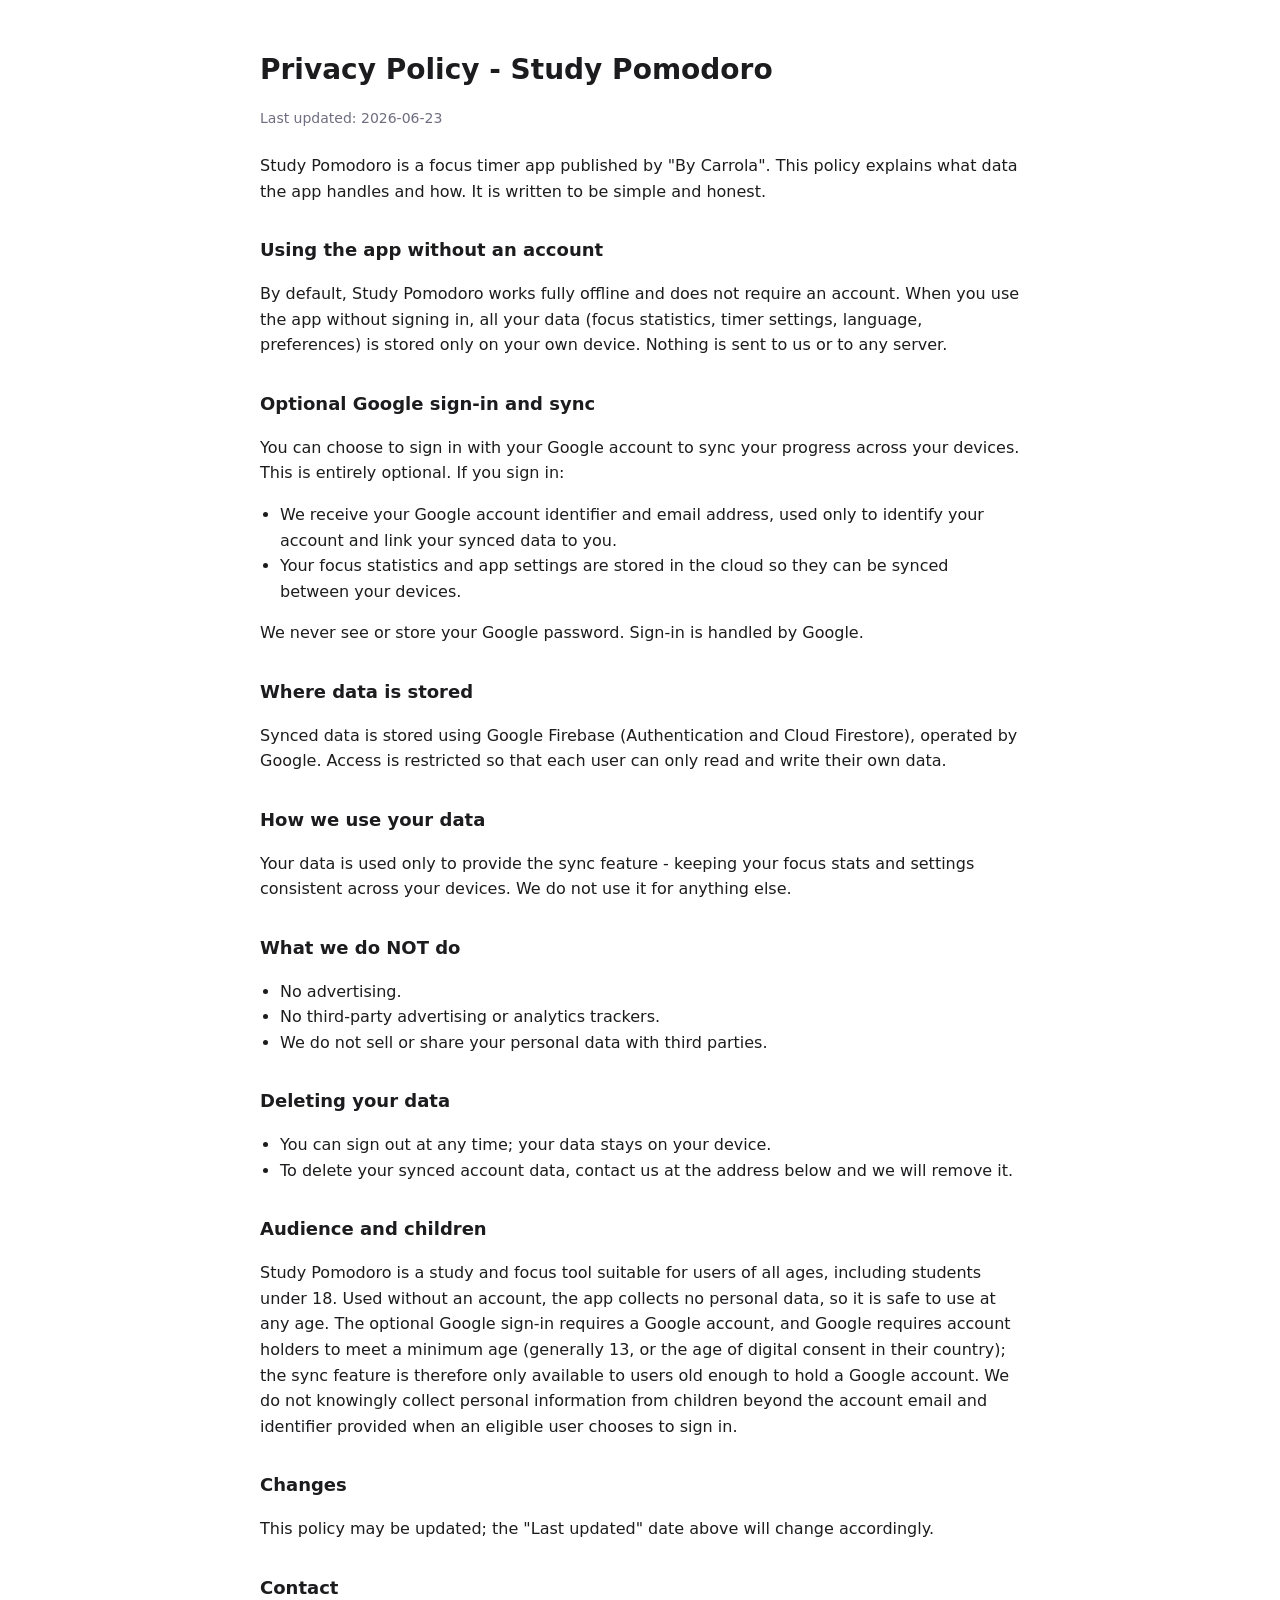
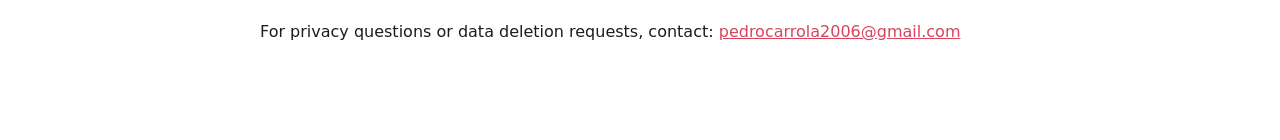
<file: index.html>
<!DOCTYPE html>
<html lang="en">
<head>
<meta charset="utf-8">
<meta name="viewport" content="width=device-width, initial-scale=1">
<title>Study Pomodoro - Privacy Policy</title>
<style>
  :root { color-scheme: light dark; }
  body { font-family: -apple-system, "Segoe UI", Roboto, system-ui, sans-serif;
    max-width: 760px; margin: 0 auto; padding: 48px 24px 80px; line-height: 1.6;
    color: #1c1c1e; background: #ffffff; }
  @media (prefers-color-scheme: dark){ body{ color:#e8e8ed; background:#0f0f13; } a{ color:#ff8a8a; } }
  h1 { font-size: 28px; margin: 0 0 4px; }
  h2 { font-size: 18px; margin: 32px 0 8px; }
  .updated { color: #6e6e80; font-size: 14px; margin-bottom: 24px; }
  ul { padding-left: 20px; }
  a { color: #d6455d; }
</style>
</head>
<body>
<h1>Privacy Policy - Study Pomodoro</h1>
<p class="updated">Last updated: 2026-06-23</p>

<p>Study Pomodoro is a focus timer app published by "By Carrola". This policy explains
what data the app handles and how. It is written to be simple and honest.</p>

<h2>Using the app without an account</h2>
<p>By default, Study Pomodoro works fully offline and does not require an account. When
you use the app without signing in, all your data (focus statistics, timer settings,
language, preferences) is stored only on your own device. Nothing is sent to us or to
any server.</p>

<h2>Optional Google sign-in and sync</h2>
<p>You can choose to sign in with your Google account to sync your progress across your
devices. This is entirely optional. If you sign in:</p>
<ul>
  <li>We receive your Google account identifier and email address, used only to identify
  your account and link your synced data to you.</li>
  <li>Your focus statistics and app settings are stored in the cloud so they can be synced
  between your devices.</li>
</ul>
<p>We never see or store your Google password. Sign-in is handled by Google.</p>

<h2>Where data is stored</h2>
<p>Synced data is stored using Google Firebase (Authentication and Cloud Firestore),
operated by Google. Access is restricted so that each user can only read and write their
own data.</p>

<h2>How we use your data</h2>
<p>Your data is used only to provide the sync feature - keeping your focus stats and
settings consistent across your devices. We do not use it for anything else.</p>

<h2>What we do NOT do</h2>
<ul>
  <li>No advertising.</li>
  <li>No third-party advertising or analytics trackers.</li>
  <li>We do not sell or share your personal data with third parties.</li>
</ul>

<h2>Deleting your data</h2>
<ul>
  <li>You can sign out at any time; your data stays on your device.</li>
  <li>To delete your synced account data, contact us at the address below and we will
  remove it.</li>
</ul>

<h2>Audience and children</h2>
<p>Study Pomodoro is a study and focus tool suitable for users of all ages, including
students under 18. Used without an account, the app collects no personal data, so it is
safe to use at any age. The optional Google sign-in requires a Google account, and Google
requires account holders to meet a minimum age (generally 13, or the age of digital
consent in their country); the sync feature is therefore only available to users old
enough to hold a Google account. We do not knowingly collect personal information from
children beyond the account email and identifier provided when an eligible user chooses
to sign in.</p>

<h2>Changes</h2>
<p>This policy may be updated; the "Last updated" date above will change accordingly.</p>

<h2>Contact</h2>
<p>For privacy questions or data deletion requests, contact:
<a href="mailto:pedrocarrola2006@gmail.com">pedrocarrola2006@gmail.com</a></p>
</body>
</html>
</file>
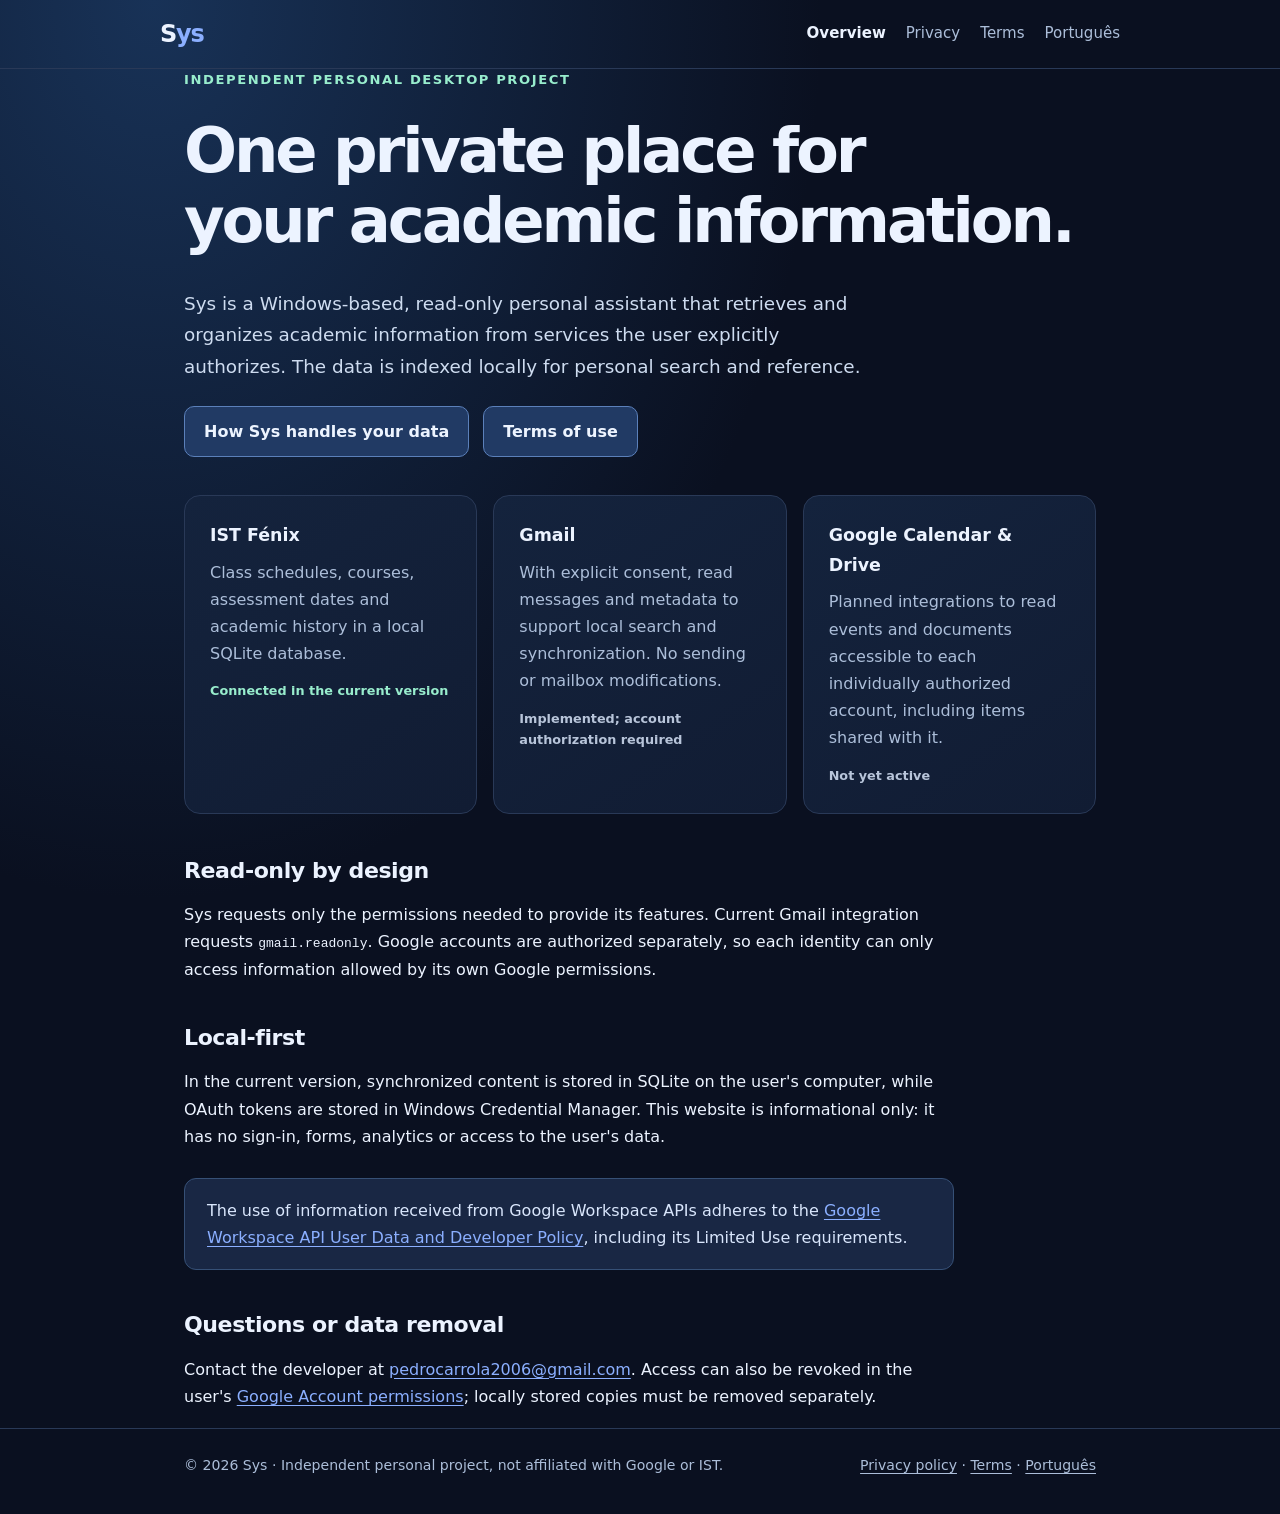
<file: sys/index.html>
<!doctype html>
<html lang="en">
<head>
<meta charset="utf-8">
<meta name="viewport" content="width=device-width,initial-scale=1">
<meta name="description" content="Sys is a personal, local, read-only academic information organizer for Fénix, Gmail and future Google Workspace integrations.">
<title>Sys — Personal Academic Organizer</title>
<link rel="stylesheet" href="styles.css">
</head>
<body>
<header class="top"><div class="shell navigation"><a href="./" class="brand" aria-label="Sys home">S<span>ys</span></a><nav aria-label="Main navigation"><a href="./" aria-current="page">Overview</a><a href="privacy.html">Privacy</a><a href="terms.html">Terms</a><a href="pt/">Português</a></nav></div></header>
<main class="shell">
<div class="eyebrow">Independent personal desktop project</div>
<h1>One private place for<br>your academic information.</h1>
<p class="lead">Sys is a Windows-based, read-only personal assistant that retrieves and organizes academic information from services the user explicitly authorizes. The data is indexed locally for personal search and reference.</p>
<div class="links"><a class="button" href="privacy.html">How Sys handles your data</a><a href="terms.html" class="button">Terms of use</a></div>
<section aria-label="Data sources" class="grid">
<article class="tile"><h3>IST Fénix</h3><p>Class schedules, courses, assessment dates and academic history in a local SQLite database.</p><span class="status">Connected in the current version</span></article>
<article class="tile"><h3>Gmail</h3><p>With explicit consent, read messages and metadata to support local search and synchronization. No sending or mailbox modifications.</p><span class="status future">Implemented; account authorization required</span></article>
<article class="tile"><h3>Google Calendar &amp; Drive</h3><p>Planned integrations to read events and documents accessible to each individually authorized account, including items shared with it.</p><span class="status future">Not yet active</span></article>
</section>
<section class="prose">
<h2>Read-only by design</h2>
<p>Sys requests only the permissions needed to provide its features. Current Gmail integration requests <code>gmail.readonly</code>. Google accounts are authorized separately, so each identity can only access information allowed by its own Google permissions.</p>
<h2>Local-first</h2>
<p>In the current version, synchronized content is stored in SQLite on the user's computer, while OAuth tokens are stored in Windows Credential Manager. This website is informational only: it has no sign-in, forms, analytics or access to the user's data.</p>
<div class="notice">The use of information received from Google Workspace APIs adheres to the <a href="https://developers.google.com/workspace/workspace-api-user-data-developer-policy">Google Workspace API User Data and Developer Policy</a>, including its Limited Use requirements.</div>
<h2>Questions or data removal</h2><p>Contact the developer at <a href="mailto:pedrocarrola2006@gmail.com">pedrocarrola2006@gmail.com</a>. Access can also be revoked in the user's <a href="https://myaccount.google.com/permissions">Google Account permissions</a>; locally stored copies must be removed separately.</p>
</section>
</main>
<footer><div class="shell footer-flex"><p>© 2026 Sys · Independent personal project, not affiliated with Google or IST.</p><p><a href="privacy.html">Privacy policy</a> · <a href="terms.html">Terms</a> · <a href="pt/">Português</a></p></div></footer>
</body></html>
</file>
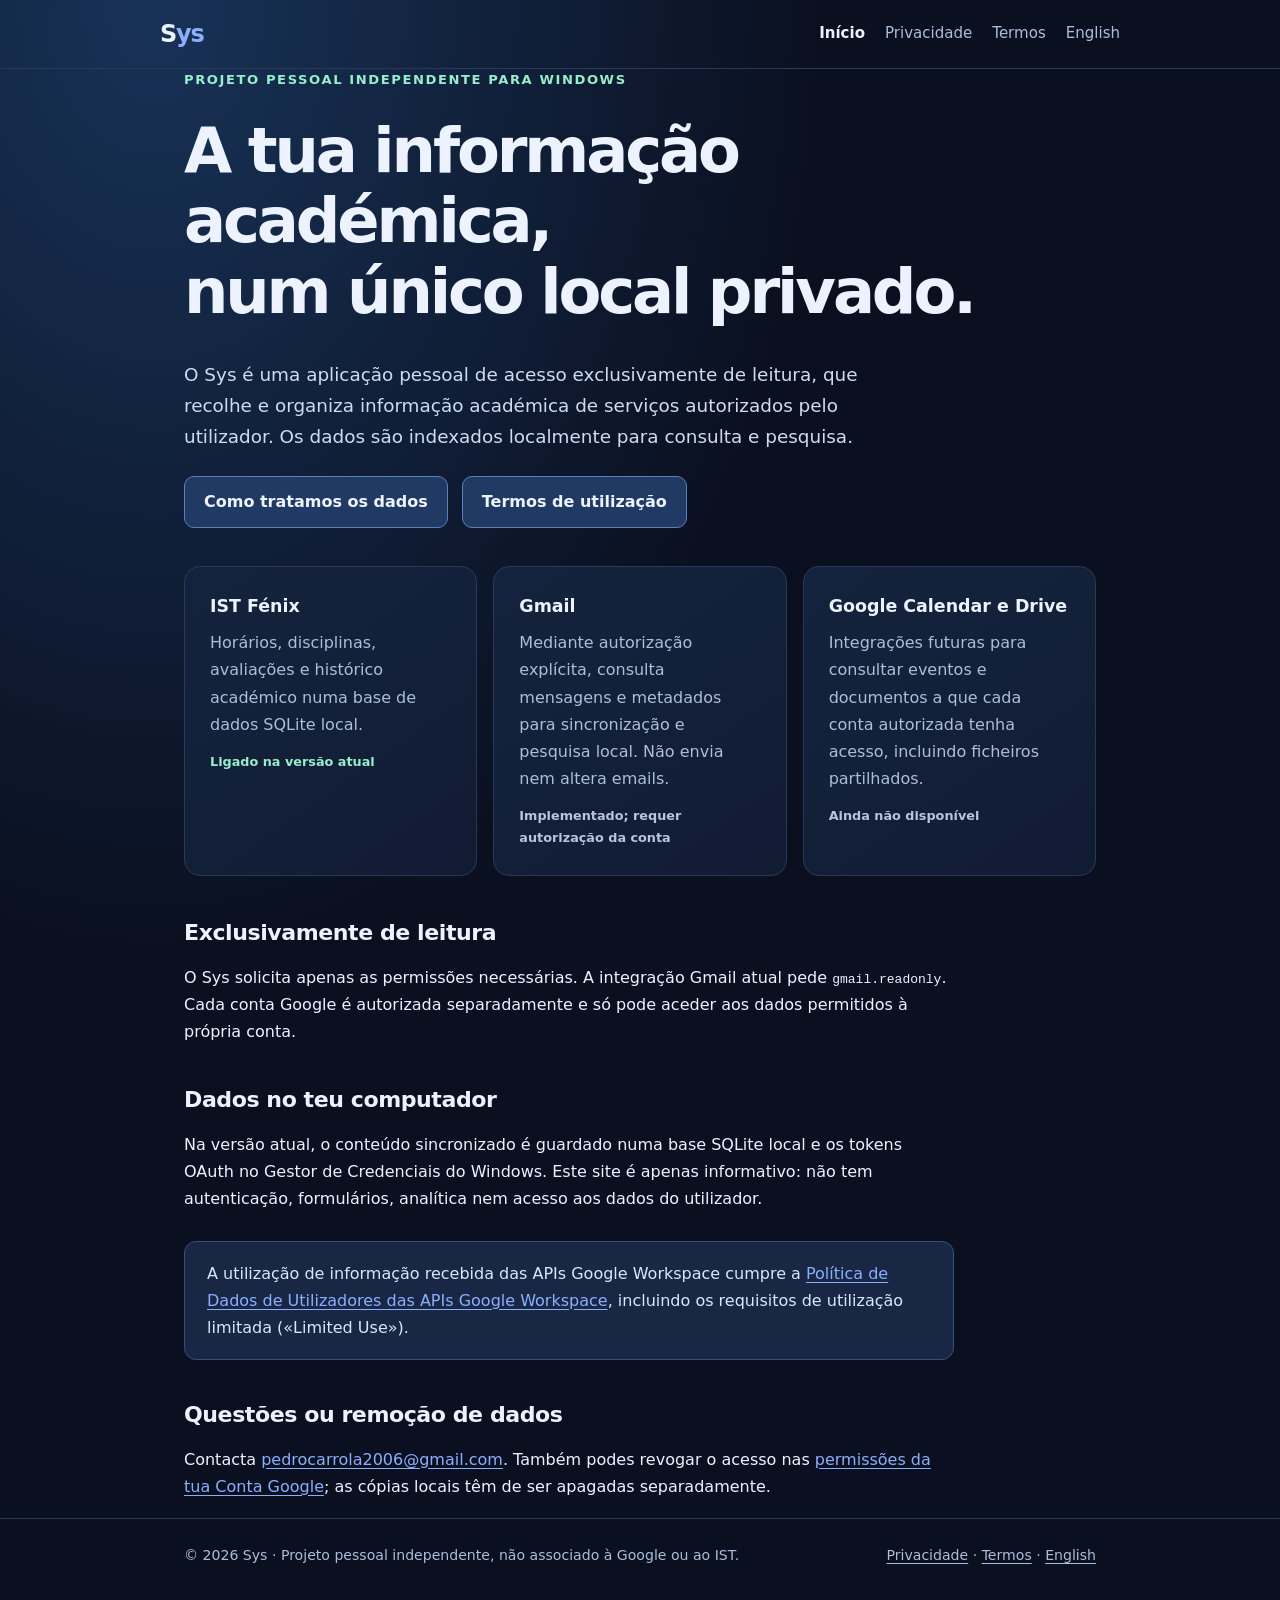
<file: sys/pt/index.html>
<!doctype html><html lang="pt-PT">
<head><meta charset="utf-8"><meta name="viewport" content="width=device-width,initial-scale=1"><meta name="description" content="Sys é uma aplicação pessoal para consultar e organizar informação académica e Gmail, com acesso só de leitura e armazenamento local."><title>Sys — Organização académica pessoal</title><link rel="stylesheet" href="../styles.css"></head>
<body><header class="top"><div class="shell navigation"><a href="./" class="brand" aria-label="Início Sys">S<span>ys</span></a><nav aria-label="Navegação principal"><a href="./" aria-current="page">Início</a><a href="privacy.html">Privacidade</a><a href="terms.html">Termos</a><a href="../">English</a></nav></div></header>
<main class="shell"><div class="eyebrow">Projeto pessoal independente para Windows</div><h1>A tua informação académica,<br>num único local privado.</h1>
<p class="lead">O Sys é uma aplicação pessoal de acesso exclusivamente de leitura, que recolhe e organiza informação académica de serviços autorizados pelo utilizador. Os dados são indexados localmente para consulta e pesquisa.</p>
<div class="links"><a class="button" href="privacy.html">Como tratamos os dados</a><a class="button" href="terms.html">Termos de utilização</a></div>
<section class="grid" aria-label="Fontes de dados">
<article class="tile"><h3>IST Fénix</h3><p>Horários, disciplinas, avaliações e histórico académico numa base de dados SQLite local.</p><span class="status">Ligado na versão atual</span></article>
<article class="tile"><h3>Gmail</h3><p>Mediante autorização explícita, consulta mensagens e metadados para sincronização e pesquisa local. Não envia nem altera emails.</p><span class="status future">Implementado; requer autorização da conta</span></article>
<article class="tile"><h3>Google Calendar e Drive</h3><p>Integrações futuras para consultar eventos e documentos a que cada conta autorizada tenha acesso, incluindo ficheiros partilhados.</p><span class="status future">Ainda não disponível</span></article>
</section>
<section class="prose"><h2>Exclusivamente de leitura</h2><p>O Sys solicita apenas as permissões necessárias. A integração Gmail atual pede <code>gmail.readonly</code>. Cada conta Google é autorizada separadamente e só pode aceder aos dados permitidos à própria conta.</p>
<h2>Dados no teu computador</h2><p>Na versão atual, o conteúdo sincronizado é guardado numa base SQLite local e os tokens OAuth no Gestor de Credenciais do Windows. Este site é apenas informativo: não tem autenticação, formulários, analítica nem acesso aos dados do utilizador.</p>
<div class="notice">A utilização de informação recebida das APIs Google Workspace cumpre a <a href="https://developers.google.com/workspace/workspace-api-user-data-developer-policy">Política de Dados de Utilizadores das APIs Google Workspace</a>, incluindo os requisitos de utilização limitada («Limited Use»).</div>
<h2>Questões ou remoção de dados</h2><p>Contacta <a href="mailto:pedrocarrola2006@gmail.com">pedrocarrola2006@gmail.com</a>. Também podes revogar o acesso nas <a href="https://myaccount.google.com/permissions">permissões da tua Conta Google</a>; as cópias locais têm de ser apagadas separadamente.</p></section>
</main><footer><div class="shell footer-flex"><p>© 2026 Sys · Projeto pessoal independente, não associado à Google ou ao IST.</p><p><a href="privacy.html">Privacidade</a> · <a href="terms.html">Termos</a> · <a href="../">English</a></p></div></footer>
</body></html>
</file>
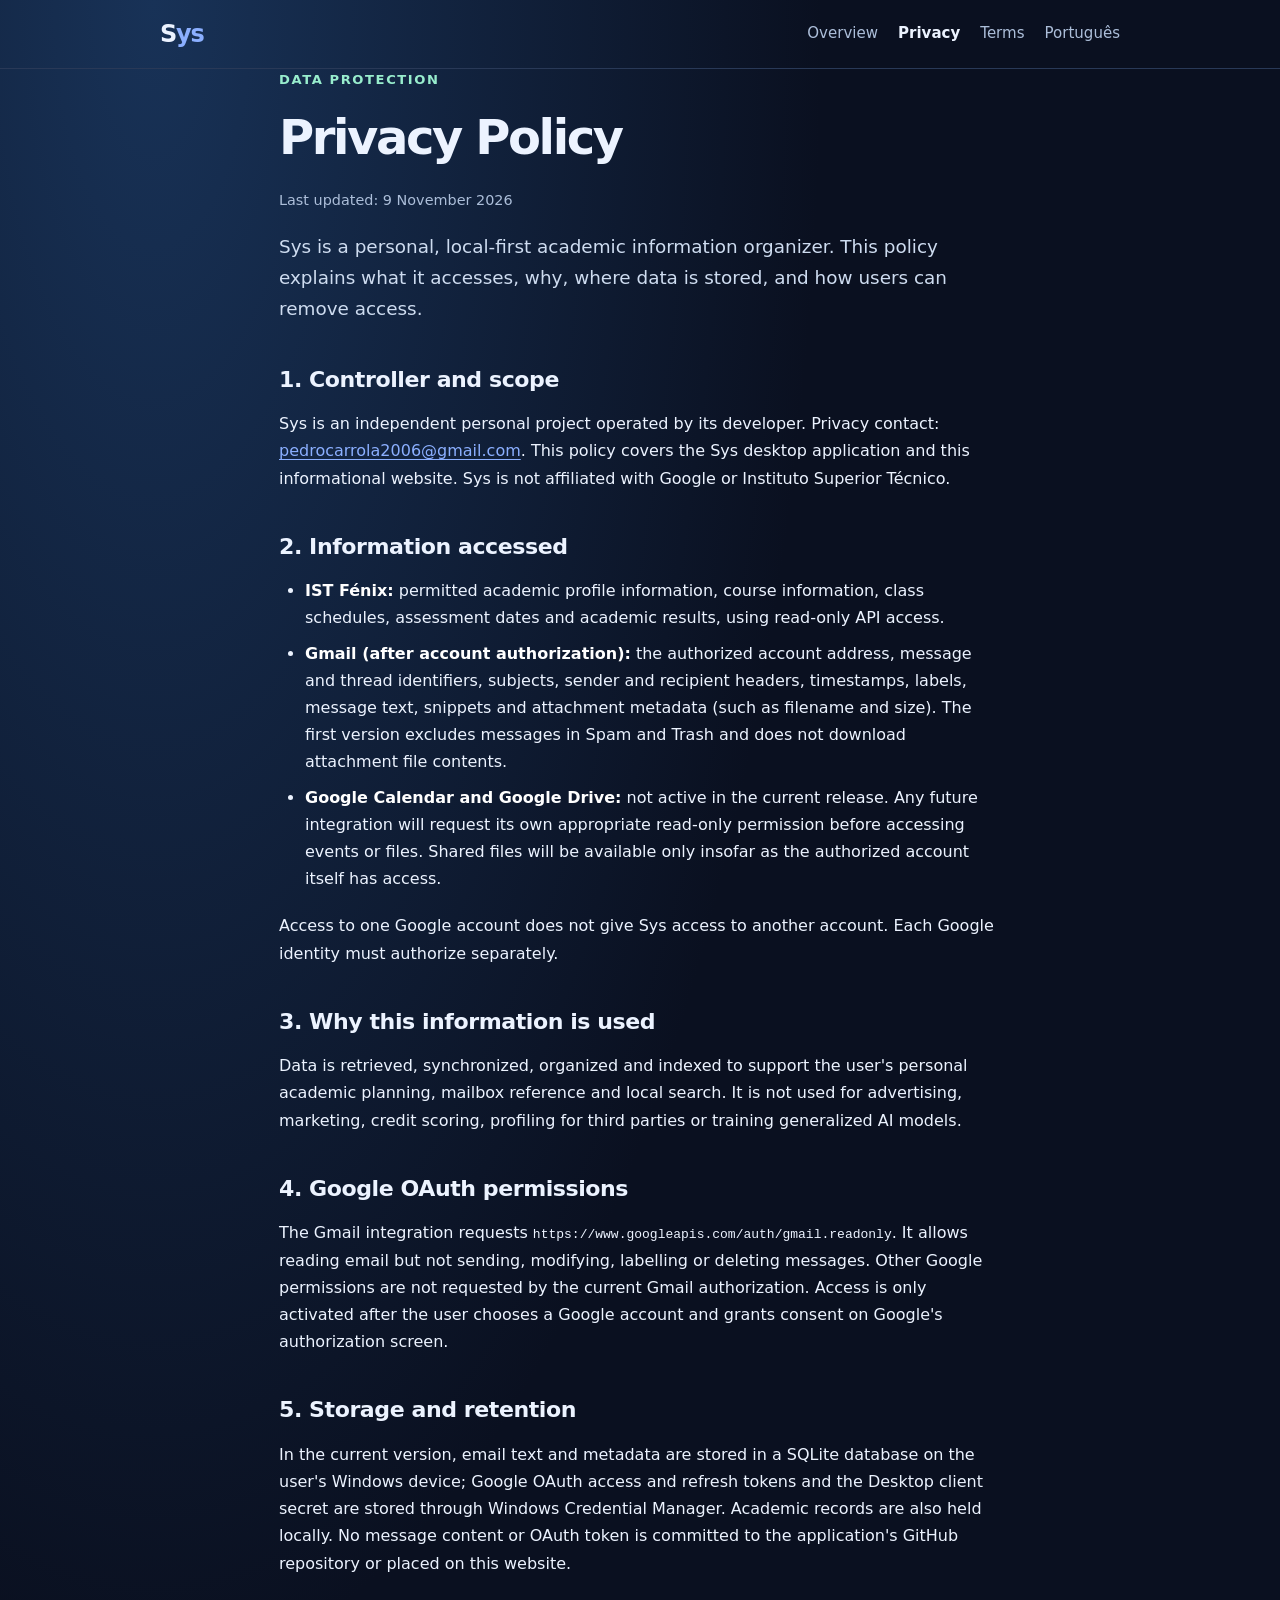
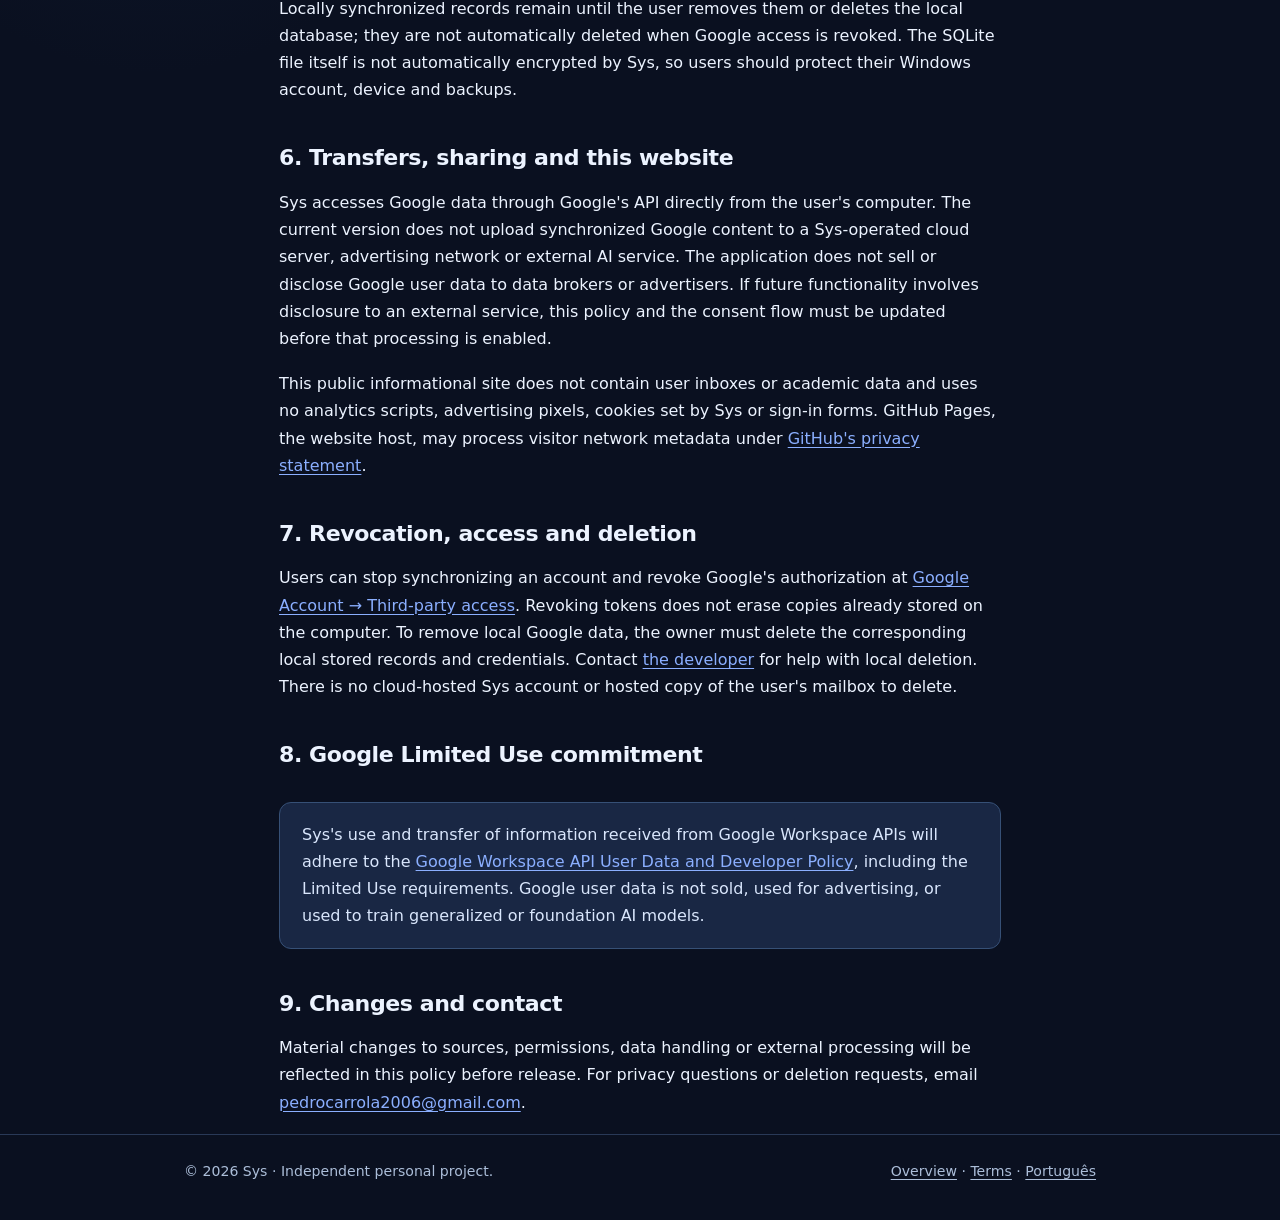
<file: sys/privacy.html>
<!doctype html>
<html lang="en">
<head><meta charset="utf-8"><meta name="viewport" content="width=device-width,initial-scale=1"><meta name="description" content="Sys privacy policy: read-only Google API access, local storage, OAuth tokens, retention and deletion."><title>Privacy Policy — Sys</title><link rel="stylesheet" href="styles.css"></head>
<body>
<header class="top"><div class="shell navigation"><a href="./" class="brand" aria-label="Sys home">S<span>ys</span></a><nav aria-label="Main navigation"><a href="./">Overview</a><a href="privacy.html" aria-current="page">Privacy</a><a href="terms.html">Terms</a><a href="pt/privacy.html">Português</a></nav></div></header>
<main class="shell prose">
<div class="page-intro"><div class="eyebrow">Data protection</div><h1>Privacy Policy</h1><p class="small">Last updated: 9 November 2026</p><p class="lead">Sys is a personal, local-first academic information organizer. This policy explains what it accesses, why, where data is stored, and how users can remove access.</p></div>
<h2>1. Controller and scope</h2><p>Sys is an independent personal project operated by its developer. Privacy contact: <a href="mailto:pedrocarrola2006@gmail.com">pedrocarrola2006@gmail.com</a>. This policy covers the Sys desktop application and this informational website. Sys is not affiliated with Google or Instituto Superior Técnico.</p>
<h2>2. Information accessed</h2>
<ul>
<li><strong>IST Fénix:</strong> permitted academic profile information, course information, class schedules, assessment dates and academic results, using read-only API access.</li>
<li><strong>Gmail (after account authorization):</strong> the authorized account address, message and thread identifiers, subjects, sender and recipient headers, timestamps, labels, message text, snippets and attachment metadata (such as filename and size). The first version excludes messages in Spam and Trash and does not download attachment file contents.</li>
<li><strong>Google Calendar and Google Drive:</strong> not active in the current release. Any future integration will request its own appropriate read-only permission before accessing events or files. Shared files will be available only insofar as the authorized account itself has access.</li>
</ul>
<p>Access to one Google account does not give Sys access to another account. Each Google identity must authorize separately.</p>
<h2>3. Why this information is used</h2><p>Data is retrieved, synchronized, organized and indexed to support the user's personal academic planning, mailbox reference and local search. It is not used for advertising, marketing, credit scoring, profiling for third parties or training generalized AI models.</p>
<h2>4. Google OAuth permissions</h2><p>The Gmail integration requests <code>https://www.googleapis.com/auth/gmail.readonly</code>. It allows reading email but not sending, modifying, labelling or deleting messages. Other Google permissions are not requested by the current Gmail authorization. Access is only activated after the user chooses a Google account and grants consent on Google's authorization screen.</p>
<h2>5. Storage and retention</h2><p>In the current version, email text and metadata are stored in a SQLite database on the user's Windows device; Google OAuth access and refresh tokens and the Desktop client secret are stored through Windows Credential Manager. Academic records are also held locally. No message content or OAuth token is committed to the application's GitHub repository or placed on this website.</p>
<p>Locally synchronized records remain until the user removes them or deletes the local database; they are not automatically deleted when Google access is revoked. The SQLite file itself is not automatically encrypted by Sys, so users should protect their Windows account, device and backups.</p>
<h2>6. Transfers, sharing and this website</h2><p>Sys accesses Google data through Google's API directly from the user's computer. The current version does not upload synchronized Google content to a Sys-operated cloud server, advertising network or external AI service. The application does not sell or disclose Google user data to data brokers or advertisers. If future functionality involves disclosure to an external service, this policy and the consent flow must be updated before that processing is enabled.</p>
<p>This public informational site does not contain user inboxes or academic data and uses no analytics scripts, advertising pixels, cookies set by Sys or sign-in forms. GitHub Pages, the website host, may process visitor network metadata under <a href="https://docs.github.com/en/site-policy/privacy-policies/github-general-privacy-statement">GitHub's privacy statement</a>.</p>
<h2>7. Revocation, access and deletion</h2><p>Users can stop synchronizing an account and revoke Google's authorization at <a href="https://myaccount.google.com/permissions">Google Account → Third-party access</a>. Revoking tokens does not erase copies already stored on the computer. To remove local Google data, the owner must delete the corresponding local stored records and credentials. Contact <a href="mailto:pedrocarrola2006@gmail.com">the developer</a> for help with local deletion. There is no cloud-hosted Sys account or hosted copy of the user's mailbox to delete.</p>
<h2>8. Google Limited Use commitment</h2><div class="notice">Sys's use and transfer of information received from Google Workspace APIs will adhere to the <a href="https://developers.google.com/workspace/workspace-api-user-data-developer-policy">Google Workspace API User Data and Developer Policy</a>, including the Limited Use requirements. Google user data is not sold, used for advertising, or used to train generalized or foundation AI models.</div>
<h2>9. Changes and contact</h2><p>Material changes to sources, permissions, data handling or external processing will be reflected in this policy before release. For privacy questions or deletion requests, email <a href="mailto:pedrocarrola2006@gmail.com">pedrocarrola2006@gmail.com</a>.</p>
</main><footer><div class="shell footer-flex"><p>© 2026 Sys · Independent personal project.</p><p><a href="./">Overview</a> · <a href="terms.html">Terms</a> · <a href="pt/privacy.html">Português</a></p></div></footer>
</body></html>
</file>
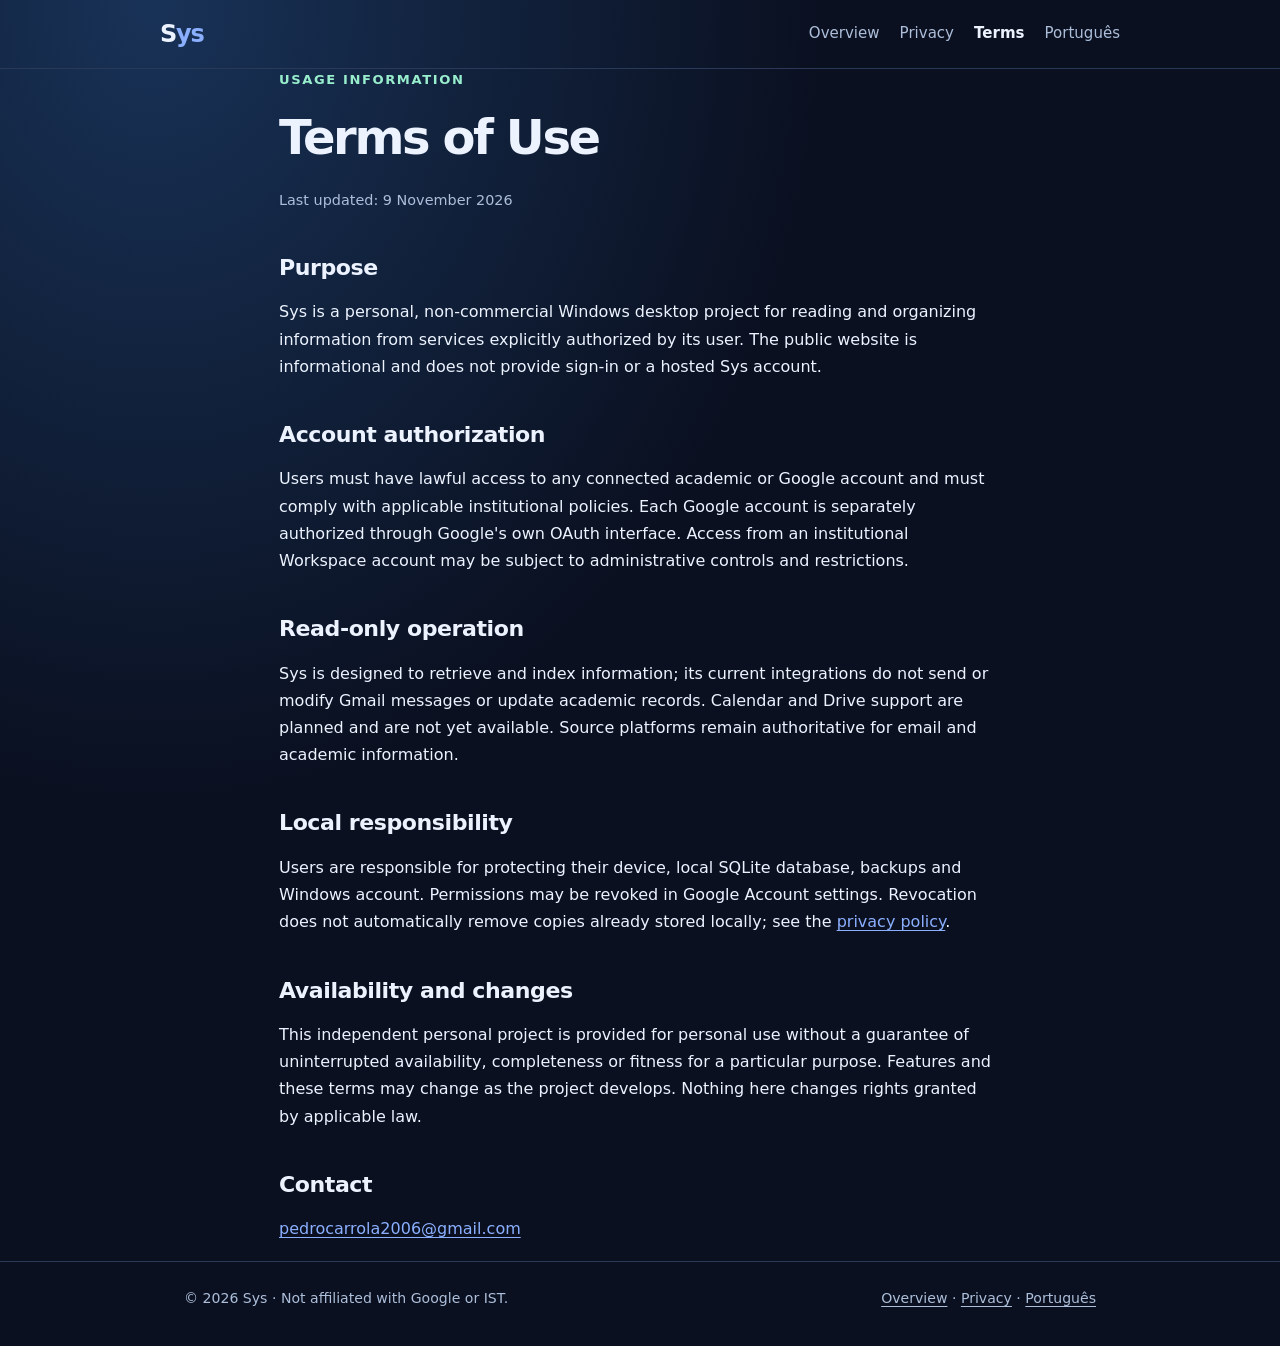
<file: sys/terms.html>
<!doctype html><html lang="en"><head><meta charset="utf-8"><meta name="viewport" content="width=device-width,initial-scale=1"><meta name="description" content="Terms of use for Sys, a personal read-only academic desktop project."><title>Terms of Use — Sys</title><link rel="stylesheet" href="styles.css"></head><body>
<header class="top"><div class="shell navigation"><a href="./" class="brand">S<span>ys</span></a><nav aria-label="Main navigation"><a href="./">Overview</a><a href="privacy.html">Privacy</a><a href="terms.html" aria-current="page">Terms</a><a href="pt/terms.html">Português</a></nav></div></header>
<main class="shell prose"><div class="page-intro"><div class="eyebrow">Usage information</div><h1>Terms of Use</h1><p class="small">Last updated: 9 November 2026</p></div>
<h2>Purpose</h2><p>Sys is a personal, non-commercial Windows desktop project for reading and organizing information from services explicitly authorized by its user. The public website is informational and does not provide sign-in or a hosted Sys account.</p>
<h2>Account authorization</h2><p>Users must have lawful access to any connected academic or Google account and must comply with applicable institutional policies. Each Google account is separately authorized through Google's own OAuth interface. Access from an institutional Workspace account may be subject to administrative controls and restrictions.</p>
<h2>Read-only operation</h2><p>Sys is designed to retrieve and index information; its current integrations do not send or modify Gmail messages or update academic records. Calendar and Drive support are planned and are not yet available. Source platforms remain authoritative for email and academic information.</p>
<h2>Local responsibility</h2><p>Users are responsible for protecting their device, local SQLite database, backups and Windows account. Permissions may be revoked in Google Account settings. Revocation does not automatically remove copies already stored locally; see the <a href="privacy.html">privacy policy</a>.</p>
<h2>Availability and changes</h2><p>This independent personal project is provided for personal use without a guarantee of uninterrupted availability, completeness or fitness for a particular purpose. Features and these terms may change as the project develops. Nothing here changes rights granted by applicable law.</p>
<h2>Contact</h2><p><a href="mailto:pedrocarrola2006@gmail.com">pedrocarrola2006@gmail.com</a></p>
</main><footer><div class="shell footer-flex"><p>© 2026 Sys · Not affiliated with Google or IST.</p><p><a href="./">Overview</a> · <a href="privacy.html">Privacy</a> · <a href="pt/terms.html">Português</a></p></div></footer>
</body></html>
</file>
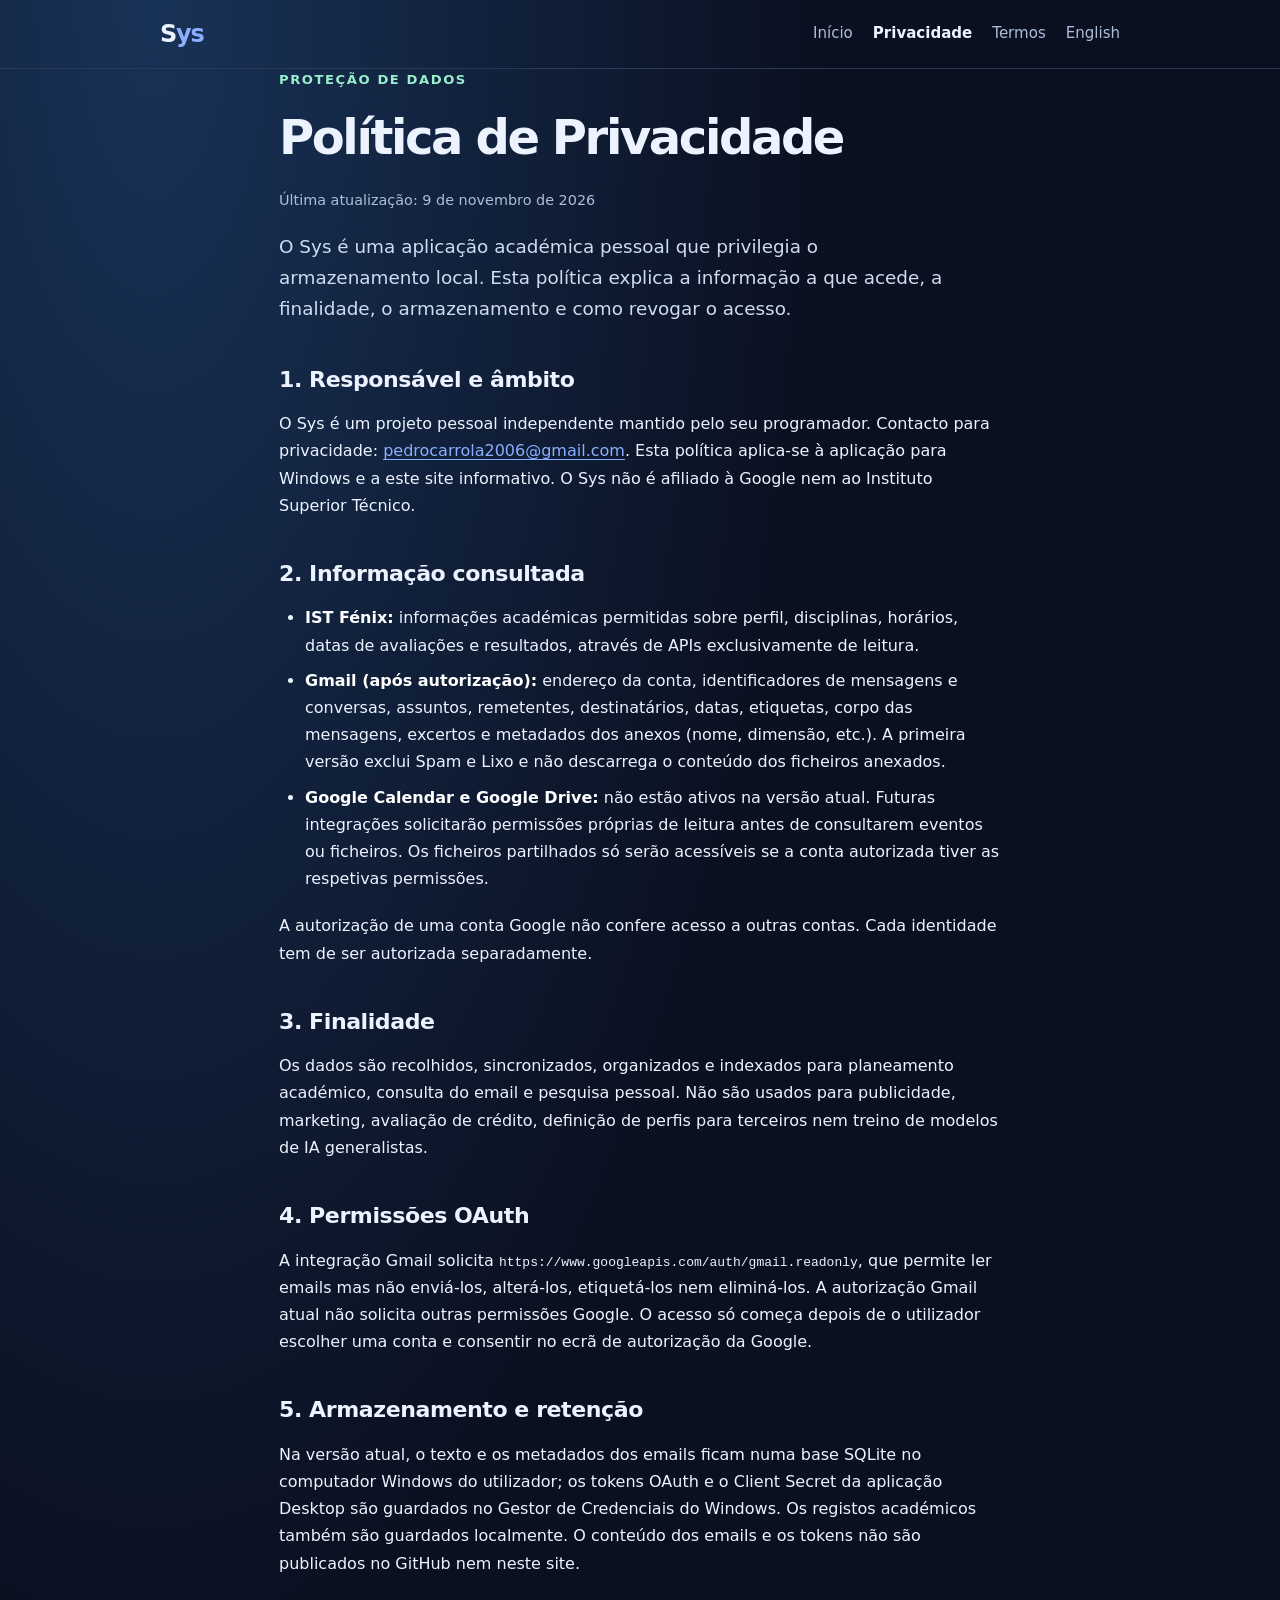
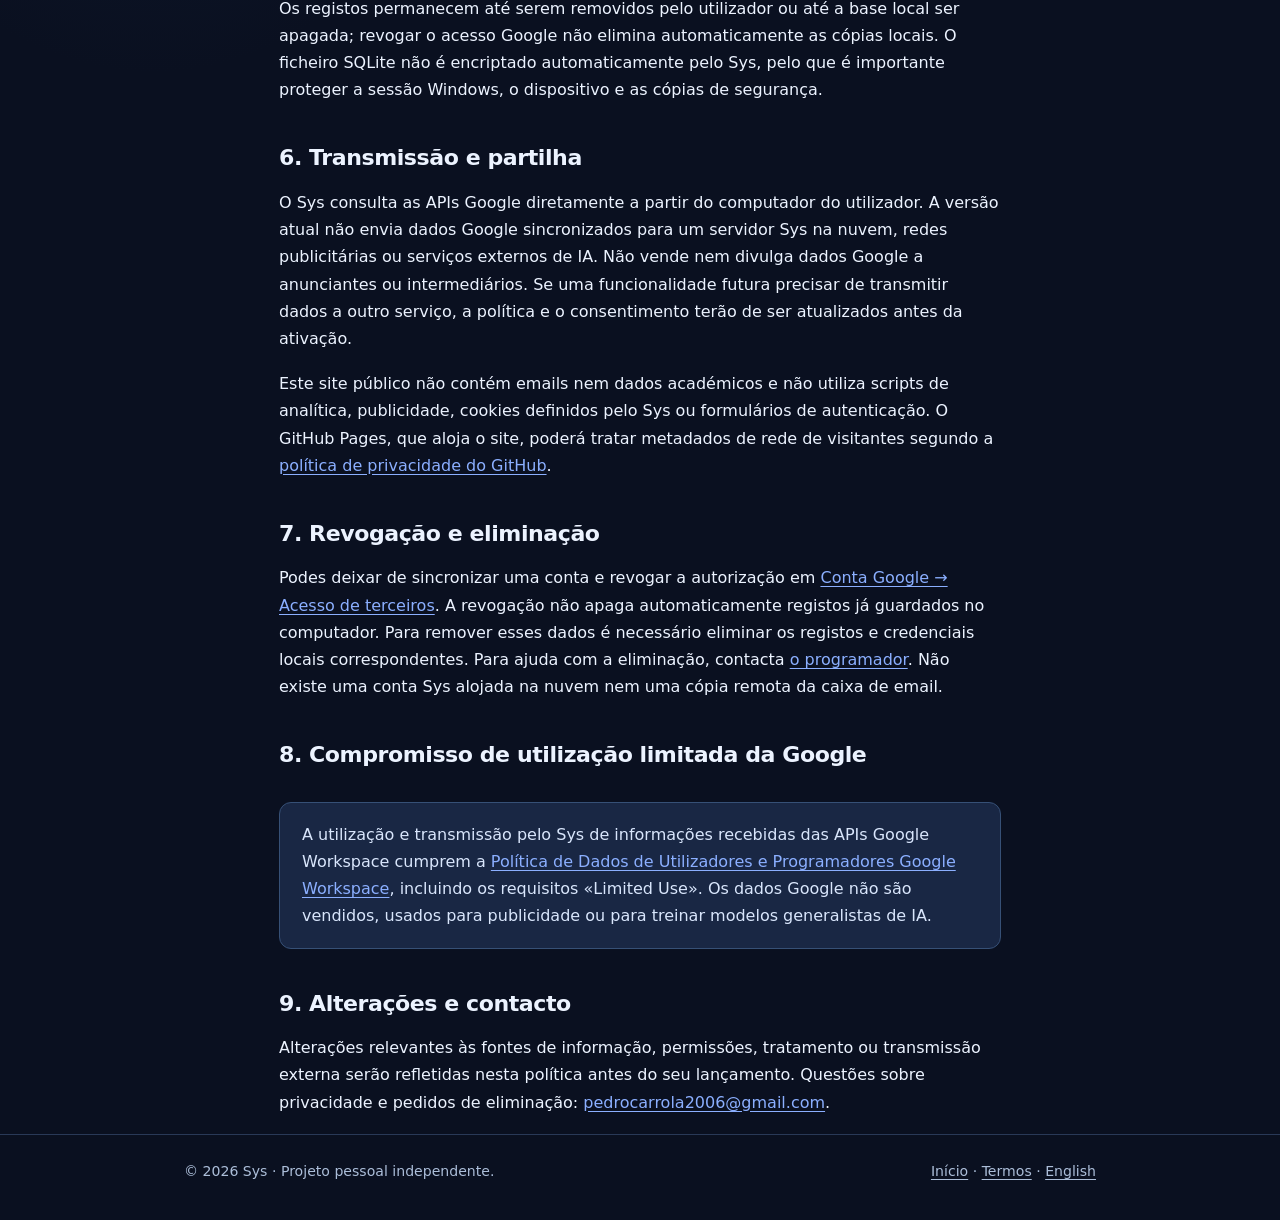
<file: sys/pt/privacy.html>
<!doctype html><html lang="pt-PT">
<head><meta charset="utf-8"><meta name="viewport" content="width=device-width,initial-scale=1"><meta name="description" content="Política de privacidade do Sys: acesso Google só de leitura, dados locais, tokens OAuth, retenção e eliminação."><title>Política de Privacidade — Sys</title><link rel="stylesheet" href="../styles.css"></head>
<body><header class="top"><div class="shell navigation"><a href="./" class="brand">S<span>ys</span></a><nav aria-label="Navegação principal"><a href="./">Início</a><a href="privacy.html" aria-current="page">Privacidade</a><a href="terms.html">Termos</a><a href="../privacy.html">English</a></nav></div></header>
<main class="shell prose">
<div class="page-intro"><div class="eyebrow">Proteção de dados</div><h1>Política de Privacidade</h1><p class="small">Última atualização: 9 de novembro de 2026</p><p class="lead">O Sys é uma aplicação académica pessoal que privilegia o armazenamento local. Esta política explica a informação a que acede, a finalidade, o armazenamento e como revogar o acesso.</p></div>
<h2>1. Responsável e âmbito</h2><p>O Sys é um projeto pessoal independente mantido pelo seu programador. Contacto para privacidade: <a href="mailto:pedrocarrola2006@gmail.com">pedrocarrola2006@gmail.com</a>. Esta política aplica-se à aplicação para Windows e a este site informativo. O Sys não é afiliado à Google nem ao Instituto Superior Técnico.</p>
<h2>2. Informação consultada</h2><ul>
<li><strong>IST Fénix:</strong> informações académicas permitidas sobre perfil, disciplinas, horários, datas de avaliações e resultados, através de APIs exclusivamente de leitura.</li>
<li><strong>Gmail (após autorização):</strong> endereço da conta, identificadores de mensagens e conversas, assuntos, remetentes, destinatários, datas, etiquetas, corpo das mensagens, excertos e metadados dos anexos (nome, dimensão, etc.). A primeira versão exclui Spam e Lixo e não descarrega o conteúdo dos ficheiros anexados.</li>
<li><strong>Google Calendar e Google Drive:</strong> não estão ativos na versão atual. Futuras integrações solicitarão permissões próprias de leitura antes de consultarem eventos ou ficheiros. Os ficheiros partilhados só serão acessíveis se a conta autorizada tiver as respetivas permissões.</li></ul>
<p>A autorização de uma conta Google não confere acesso a outras contas. Cada identidade tem de ser autorizada separadamente.</p>
<h2>3. Finalidade</h2><p>Os dados são recolhidos, sincronizados, organizados e indexados para planeamento académico, consulta do email e pesquisa pessoal. Não são usados para publicidade, marketing, avaliação de crédito, definição de perfis para terceiros nem treino de modelos de IA generalistas.</p>
<h2>4. Permissões OAuth</h2><p>A integração Gmail solicita <code>https://www.googleapis.com/auth/gmail.readonly</code>, que permite ler emails mas não enviá-los, alterá-los, etiquetá-los nem eliminá-los. A autorização Gmail atual não solicita outras permissões Google. O acesso só começa depois de o utilizador escolher uma conta e consentir no ecrã de autorização da Google.</p>
<h2>5. Armazenamento e retenção</h2><p>Na versão atual, o texto e os metadados dos emails ficam numa base SQLite no computador Windows do utilizador; os tokens OAuth e o Client Secret da aplicação Desktop são guardados no Gestor de Credenciais do Windows. Os registos académicos também são guardados localmente. O conteúdo dos emails e os tokens não são publicados no GitHub nem neste site.</p>
<p>Os registos permanecem até serem removidos pelo utilizador ou até a base local ser apagada; revogar o acesso Google não elimina automaticamente as cópias locais. O ficheiro SQLite não é encriptado automaticamente pelo Sys, pelo que é importante proteger a sessão Windows, o dispositivo e as cópias de segurança.</p>
<h2>6. Transmissão e partilha</h2><p>O Sys consulta as APIs Google diretamente a partir do computador do utilizador. A versão atual não envia dados Google sincronizados para um servidor Sys na nuvem, redes publicitárias ou serviços externos de IA. Não vende nem divulga dados Google a anunciantes ou intermediários. Se uma funcionalidade futura precisar de transmitir dados a outro serviço, a política e o consentimento terão de ser atualizados antes da ativação.</p>
<p>Este site público não contém emails nem dados académicos e não utiliza scripts de analítica, publicidade, cookies definidos pelo Sys ou formulários de autenticação. O GitHub Pages, que aloja o site, poderá tratar metadados de rede de visitantes segundo a <a href="https://docs.github.com/en/site-policy/privacy-policies/github-general-privacy-statement">política de privacidade do GitHub</a>.</p>
<h2>7. Revogação e eliminação</h2><p>Podes deixar de sincronizar uma conta e revogar a autorização em <a href="https://myaccount.google.com/permissions">Conta Google → Acesso de terceiros</a>. A revogação não apaga automaticamente registos já guardados no computador. Para remover esses dados é necessário eliminar os registos e credenciais locais correspondentes. Para ajuda com a eliminação, contacta <a href="mailto:pedrocarrola2006@gmail.com">o programador</a>. Não existe uma conta Sys alojada na nuvem nem uma cópia remota da caixa de email.</p>
<h2>8. Compromisso de utilização limitada da Google</h2><div class="notice">A utilização e transmissão pelo Sys de informações recebidas das APIs Google Workspace cumprem a <a href="https://developers.google.com/workspace/workspace-api-user-data-developer-policy">Política de Dados de Utilizadores e Programadores Google Workspace</a>, incluindo os requisitos «Limited Use». Os dados Google não são vendidos, usados para publicidade ou para treinar modelos generalistas de IA.</div>
<h2>9. Alterações e contacto</h2><p>Alterações relevantes às fontes de informação, permissões, tratamento ou transmissão externa serão refletidas nesta política antes do seu lançamento. Questões sobre privacidade e pedidos de eliminação: <a href="mailto:pedrocarrola2006@gmail.com">pedrocarrola2006@gmail.com</a>.</p>
</main><footer><div class="shell footer-flex"><p>© 2026 Sys · Projeto pessoal independente.</p><p><a href="./">Início</a> · <a href="terms.html">Termos</a> · <a href="../privacy.html">English</a></p></div></footer>
</body></html>
</file>
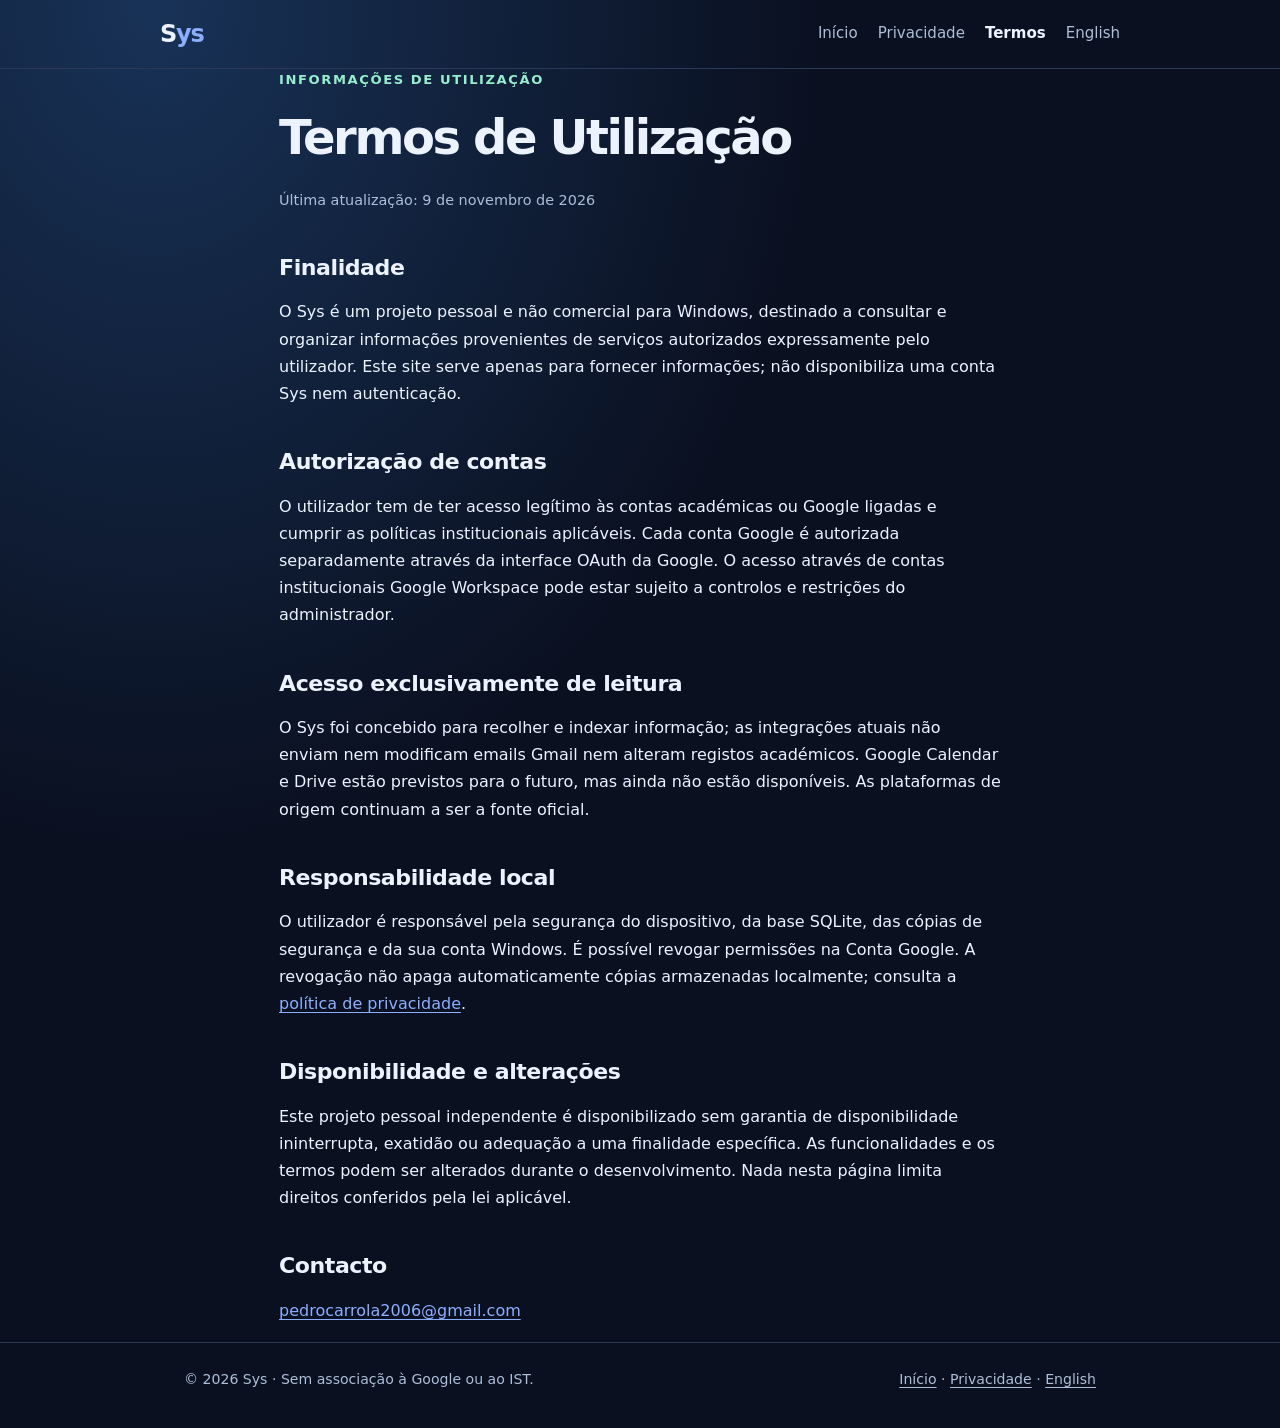
<file: sys/pt/terms.html>
<!doctype html><html lang="pt-PT">
<head><meta charset="utf-8"><meta name="viewport" content="width=device-width,initial-scale=1"><meta name="description" content="Termos de utilização do Sys, um projeto académico pessoal exclusivamente de leitura."><title>Termos de Utilização — Sys</title><link rel="stylesheet" href="../styles.css"></head>
<body><header class="top"><div class="shell navigation"><a href="./" class="brand">S<span>ys</span></a><nav aria-label="Navegação principal"><a href="./">Início</a><a href="privacy.html">Privacidade</a><a href="terms.html" aria-current="page">Termos</a><a href="../terms.html">English</a></nav></div></header>
<main class="shell prose"><div class="page-intro"><div class="eyebrow">Informações de utilização</div><h1>Termos de Utilização</h1><p class="small">Última atualização: 9 de novembro de 2026</p></div>
<h2>Finalidade</h2><p>O Sys é um projeto pessoal e não comercial para Windows, destinado a consultar e organizar informações provenientes de serviços autorizados expressamente pelo utilizador. Este site serve apenas para fornecer informações; não disponibiliza uma conta Sys nem autenticação.</p>
<h2>Autorização de contas</h2><p>O utilizador tem de ter acesso legítimo às contas académicas ou Google ligadas e cumprir as políticas institucionais aplicáveis. Cada conta Google é autorizada separadamente através da interface OAuth da Google. O acesso através de contas institucionais Google Workspace pode estar sujeito a controlos e restrições do administrador.</p>
<h2>Acesso exclusivamente de leitura</h2><p>O Sys foi concebido para recolher e indexar informação; as integrações atuais não enviam nem modificam emails Gmail nem alteram registos académicos. Google Calendar e Drive estão previstos para o futuro, mas ainda não estão disponíveis. As plataformas de origem continuam a ser a fonte oficial.</p>
<h2>Responsabilidade local</h2><p>O utilizador é responsável pela segurança do dispositivo, da base SQLite, das cópias de segurança e da sua conta Windows. É possível revogar permissões na Conta Google. A revogação não apaga automaticamente cópias armazenadas localmente; consulta a <a href="privacy.html">política de privacidade</a>.</p>
<h2>Disponibilidade e alterações</h2><p>Este projeto pessoal independente é disponibilizado sem garantia de disponibilidade ininterrupta, exatidão ou adequação a uma finalidade específica. As funcionalidades e os termos podem ser alterados durante o desenvolvimento. Nada nesta página limita direitos conferidos pela lei aplicável.</p>
<h2>Contacto</h2><p><a href="mailto:pedrocarrola2006@gmail.com">pedrocarrola2006@gmail.com</a></p>
</main><footer><div class="shell footer-flex"><p>© 2026 Sys · Sem associação à Google ou ao IST.</p><p><a href="./">Início</a> · <a href="privacy.html">Privacidade</a> · <a href="../terms.html">English</a></p></div></footer>
</body></html>
</file>
<file: sys/styles.css>
:root{color-scheme:dark;--bg:#0a1020;--panel:#111c33;--panel2:#14233d;--line:#293957;--text:#ecf3ff;--muted:#acbed9;--accent:#8bafff;--good:#98edcd}
*{box-sizing:border-box}html{scroll-behavior:smooth}body{margin:0;background:radial-gradient(ellipse at 12% 0%,#183257 0%,transparent 42%),var(--bg);color:var(--text);font-family:Inter,system-ui,-apple-system,BlinkMacSystemFont,"Segoe UI",sans-serif;line-height:1.7}
a{color:var(--accent);text-underline-offset:3px}a:hover{color:#c2d5ff}.shell{max-width:960px;margin:auto;padding:0 24px}.top{border-bottom:1px solid var(--line)}.navigation{display:flex;align-items:center;justify-content:space-between;flex-wrap:wrap;gap:16px;padding:21px 0}.brand{font-size:1.5rem;line-height:1;font-weight:850;letter-spacing:-.05em;color:var(--text);text-decoration:none}.brand span{color:var(--accent)}nav{display:flex;gap:20px;flex-wrap:wrap}nav a{text-decoration:none;color:var(--muted);font-size:.94rem}nav a[aria-current=page]{color:var(--text);font-weight:700}
main{padding:70px 0 90px;min-height:65vh}.eyebrow{color:var(--good);font-size:.82rem;letter-spacing:.12em;text-transform:uppercase;font-weight:750}h1{font-size:clamp(2rem,5vw,3.9rem);line-height:1.13;letter-spacing:-.05em;margin:.4em 0 .5em}h2{font-size:1.38rem;letter-spacing:-.02em;margin:36px 0 12px}h3{font-size:1.09rem;margin:0 0 8px}p{margin:0 0 18px}p.lead{font-size:1.15rem;color:#cedcf0;max-width:690px}p.small,.small{font-size:.9rem;color:var(--muted)}.page-intro{max-width:780px;margin-bottom:32px}.page-intro h1{font-size:clamp(2rem,4vw,3rem)}.notice{background:#192744;border:1px solid #365076;border-radius:12px;padding:18px 22px;margin:28px 0;color:#d9e6fc}.grid{display:grid;grid-template-columns:repeat(auto-fit,minmax(220px,1fr));gap:16px;margin:38px 0}.tile{background:linear-gradient(145deg,var(--panel2),var(--panel));border:1px solid var(--line);border-radius:16px;padding:25px}.tile p{color:var(--muted);margin:0}.status{display:inline-block;margin-top:13px;color:var(--good);font-size:.8rem;font-weight:700}.status.future{color:#b8c5da}.button{display:inline-block;padding:11px 19px;border:1px solid #5b80ba;color:#edf4ff;border-radius:10px;text-decoration:none;font-weight:650;background:#213a64}.button:hover{background:#294a82;color:white}.links{display:flex;gap:14px;flex-wrap:wrap;margin:24px 0}.prose{max-width:770px}.prose h2{margin-top:36px}.prose ul{padding-left:26px;margin:0 0 20px}.prose li{margin:8px 0}.prose strong{color:white}footer{border-top:1px solid var(--line);padding:25px 0 36px}.footer-flex{display:flex;justify-content:space-between;gap:18px;flex-wrap:wrap;color:var(--muted);font-size:.88rem}.footer-flex p{margin:0}.footer-flex a{color:var(--muted)}@media(max-width:560px){main{padding:47px 0 60px}.navigation{align-items:flex-start}.top nav{gap:13px}.grid{margin:28px 0}}
</file>
